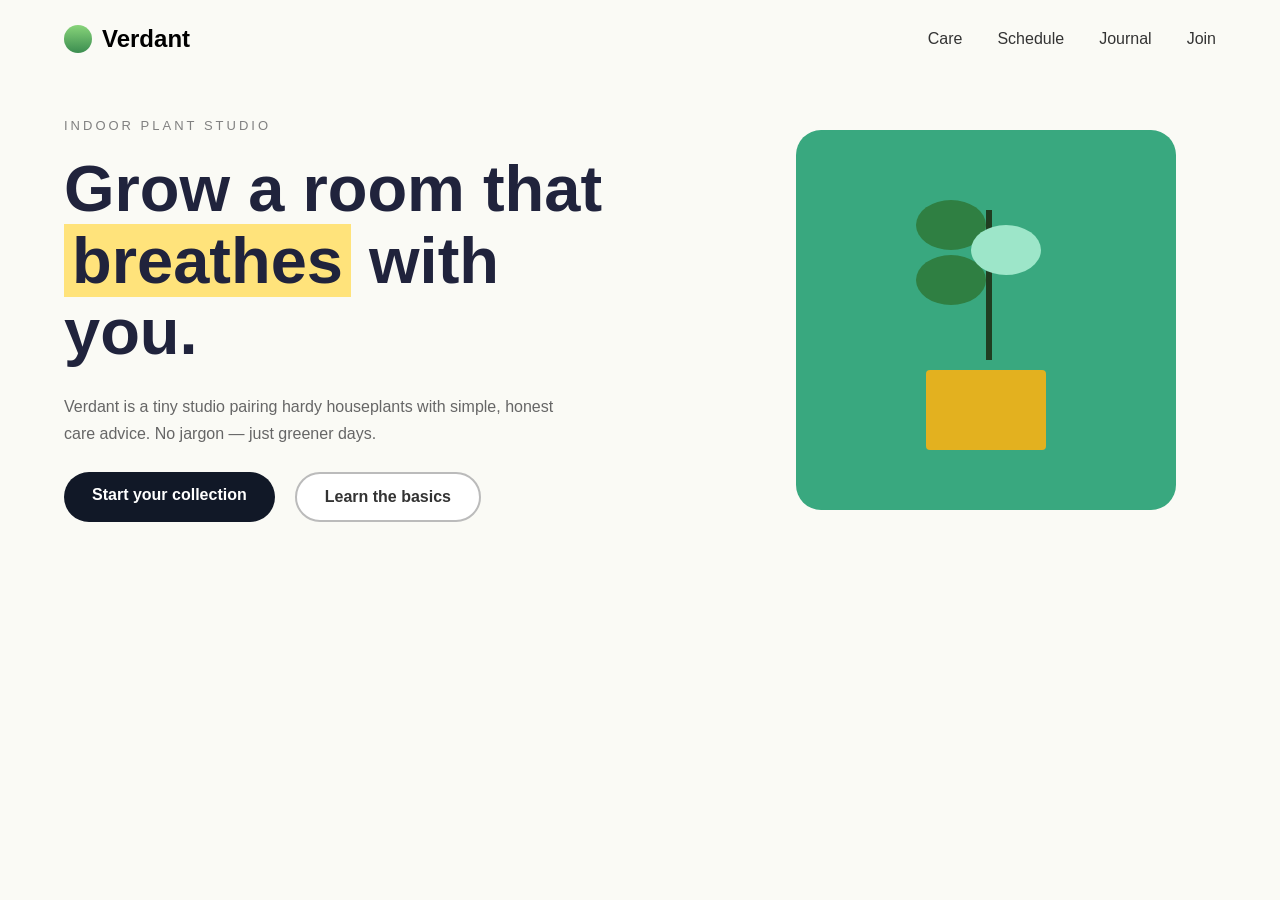
<file: index.html>
<!DOCTYPE html>
<html lang="en">
<head>
    <meta charset="UTF-8">
    <meta name="viewport" content="width=device-width, initial-scale=1.0">
    <title>Verdant</title>
    <link rel="stylesheet" href="style.css">
</head>
<body>

    <!-- Navbar -->
    <nav>
        <div class="logo">
            <div class="circle"></div>
            <h2>Verdant</h2>
        </div>

        <ul>
            <li><a href="#">Care</a></li>
            <li><a href="#">Schedule</a></li>
            <li><a href="#">Journal</a></li>
            <li><a href="#">Join</a></li>
        </ul>
    </nav>

    <!-- Hero Section -->
    <section class="hero">

        <div class="left">

            <p class="small">INDOOR PLANT STUDIO</p>

            <h1>
                Grow a room that
                <span>breathes</span>
                with you.
            </h1>

            <p class="desc">
                Verdant is a tiny studio pairing hardy houseplants with
                simple, honest care advice. No jargon — just greener days.
            </p>

            <div class="buttons">
                <a href="#" class="btn dark">Start your collection</a>
                <a href="#" class="btn light">Learn the basics</a>
            </div>

        </div>

        <div class="right">

            <div class="card">

                <div class="stem"></div>

                <div class="leaf leaf1"></div>
                <div class="leaf leaf2"></div>
                <div class="leaf leaf3"></div>

                <div class="pot"></div>

            </div>

        </div>

    </section>

</body>
</html>
</file>
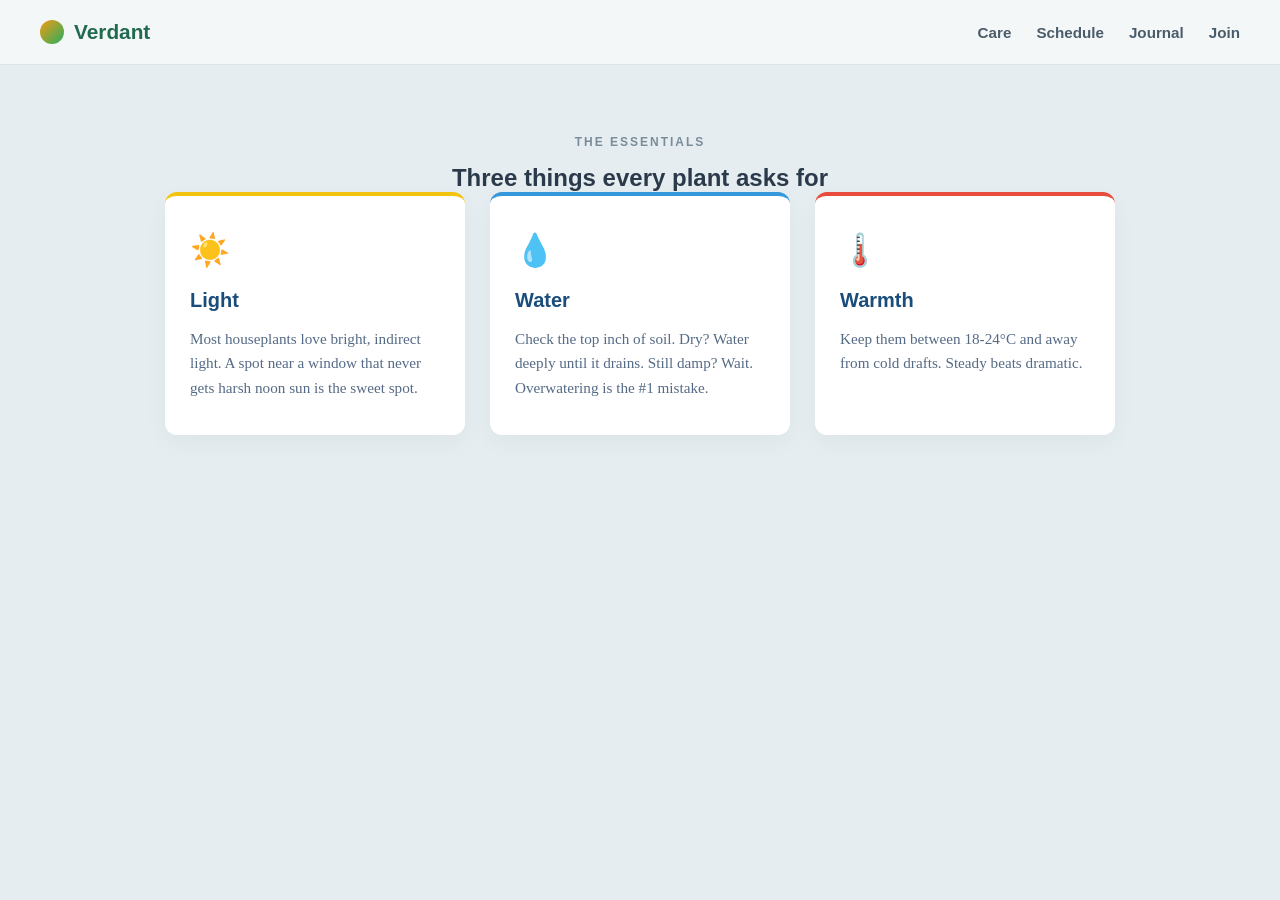
<file: new.html>
<!DOCTYPE html>
<html lang="en">
<head>
    <meta charset="UTF-8">
    <meta name="viewport" content="width=device-width, initial-scale=1.0">
    <title>Verdant - The Essentials</title>
    <style>
        /* --- Base & Reset --- */
        * {
            box-sizing: border-box;
            margin: 0;
            padding: 0;
        }

        body {
            /* Clean sans-serif for the overall UI */
            font-family: 'Segoe UI', Tahoma, Geneva, Verdana, sans-serif;
            background-color: #e5edf1; /* Light grayish-blue matching the image */
            color: #2b3a4a;
        }

        /* --- Navigation Header --- */
        header {
            display: flex;
            justify-content: space-between;
            align-items: center;
            padding: 20px 40px;
            background-color: #f4f7f8; /* Slightly lighter top bar */
            border-bottom: 1px solid #dce5e9;
        }

        .brand {
            display: flex;
            align-items: center;
            gap: 10px;
            font-weight: 700;
            font-size: 1.3rem;
            color: #216a4f; /* Dark green text */
        }

        /* Recreating the gradient circle logo */
        .brand-icon {
            width: 24px;
            height: 24px;
            background: linear-gradient(135deg, #f39c12 0%, #27ae60 100%);
            border-radius: 50%;
        }

        nav {
            display: flex;
            gap: 25px;
        }

        nav a {
            text-decoration: none;
            color: #4a5c6a;
            font-weight: 600;
            font-size: 0.95rem;
            transition: color 0.2s;
        }

        nav a:hover {
            color: #216a4f;
        }

        /* --- Main Hero Section --- */
        .hero {
            text-align: center;
            padding: 70px 20px;
        }

        .eyebrow {
            font-size: 0.75rem;
            text-transform: uppercase;
            letter-spacing: 2px;
            color: #7a8c99;
            margin-bottom: 15px;
            font-weight: 600;
        }

        .hero h1 {
            font-size: 2.8rem;
            color: #2b3a4a;
            margin-bottom: 60px;
            font-weight: 500;
            max-width: 600px;
            margin-left: auto;
            margin-right: auto;
            line-height: 1.3;
        }

        /* --- Cards Grid --- */
        .card-grid {
            display: flex;
            justify-content: center;
            gap: 25px;
            flex-wrap: wrap;
            max-width: 1000px;
            margin: 0 auto;
        }

        /* Individual Card Styling */
        .card {
            background-color: #ffffff;
            border-radius: 12px;
            padding: 35px 25px;
            width: 300px;
            text-align: left;
            box-shadow: 0 8px 24px rgba(0, 0, 0, 0.04);
            border-top: 4px solid transparent; /* Placeholder for top colored accent */
            transition: transform 0.2s ease, box-shadow 0.2s ease;
        }

        .card:hover {
            transform: translateY(-5px);
            box-shadow: 0 12px 30px rgba(0, 0, 0, 0.08);
        }

        /* Simulating the subtle colored top accents from the image */
        .card:nth-child(1) { border-top-color: #f1c40f; } /* Yellow/Orange */
        .card:nth-child(2) { border-top-color: #3498db; } /* Blue */
        .card:nth-child(3) { border-top-color: #e74c3c; } /* Red/Pink */

        .card-icon {
            font-size: 2rem;
            margin-bottom: 20px;
        }

        .card h3 {
            font-size: 1.25rem;
            color: #1a4d7c; /* Deep blue heading */
            margin-bottom: 15px;
            font-weight: 600;
        }

        .card p {
            font-size: 0.95rem;
            line-height: 1.6;
            color: #556a85; /* Gray-blue text */
            /* Using a serif font for the body text to match the image's style */
            font-family: Georgia, 'Times New Roman', Times, serif; 
        }

        /* --- Responsive Adjustments --- */
        @media (max-width: 800px) {
            .card-grid {
                flex-direction: column;
                align-items: center;
            }
            
            header {
                flex-direction: column;
                gap: 15px;
            }
            
            .hero h1 {
                font-size: 2.2rem;
            }
        }
    </style>
</head>
<body>

    <!-- Top Navigation -->
    <header>
        <div class="brand">
            <div class="brand-icon"></div>
            Verdant
        </div>
        <nav>
            <a href="#">Care</a>
            <a href="#">Schedule</a>
            <a href="#">Journal</a>
            <a href="#">Join</a>
        </nav>
    </header>

    <!-- Main Content -->
    <section class="hero">
        <div class="eyebrow">The Essentials</div>
        <h2>Three things every plant asks for</h2>

        <div class="card-grid">
            
            <!-- Card 1: Light -->
            <div class="card">
                <div class="card-icon">☀️</div>
                <h3>Light</h3>
                <p>Most houseplants love bright, indirect light. A spot near a window that never gets harsh noon sun is the sweet spot.</p>
            </div>

            <!-- Card 2: Water -->
            <div class="card">
                <div class="card-icon">💧</div>
                <h3>Water</h3>
                <p>Check the top inch of soil. Dry? Water deeply until it drains. Still damp? Wait. Overwatering is the #1 mistake.</p>
            </div>

            <!-- Card 3: Warmth -->
            <div class="card">
                <div class="card-icon">🌡️</div>
                <h3>Warmth</h3>
                <p>Keep them between 18-24°C and away from cold drafts. Steady beats dramatic.</p>
            </div>

        </div>
    </section>

</body>
</html>
</file>
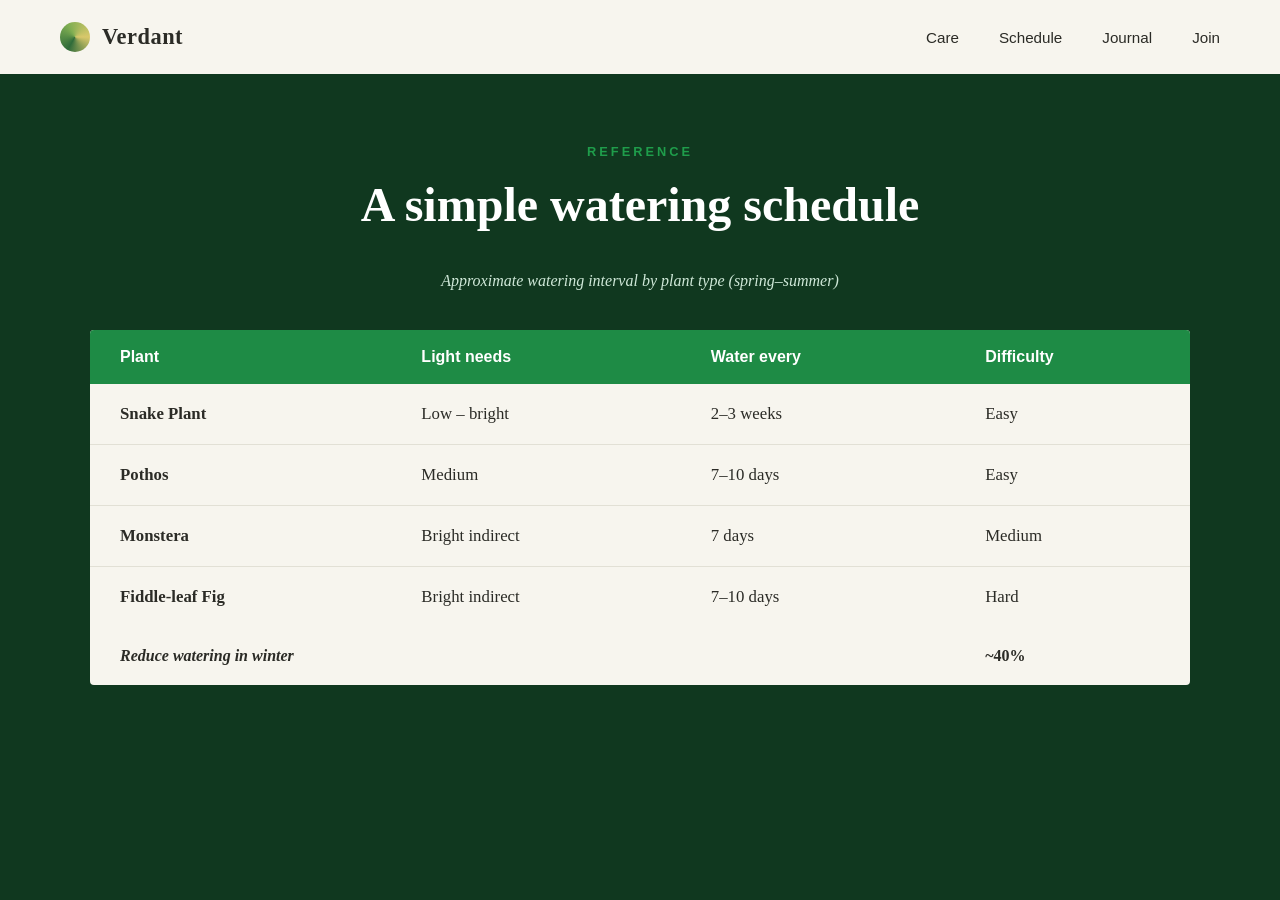
<file: next.html>
<!DOCTYPE html>
<html lang="en">
<head>
<meta charset="UTF-8">
<meta name="viewport" content="width=device-width, initial-scale=1.0">
<title>Verdant — A simple watering schedule</title>
<style>
  :root{
    --green-dark: #10381f;
    --green-mid: #1c5c33;
    --green-bright: #1f9d4b;
    --green-header-row: #1e8b45;
    --cream: #f7f5ee;
    --text-dark: #2b2b26;
    --text-muted: #6b6b60;
    --white: #ffffff;
  }

  *{ box-sizing: border-box; margin: 0; padding: 0; }

  body{
    font-family: Georgia, 'Times New Roman', serif;
    background: var(--green-dark);
    color: var(--white);
  }

  header{
    background: var(--cream);
    color: var(--text-dark);
    display: flex;
    align-items: center;
    justify-content: space-between;
    padding: 22px 60px;
  }

  .logo{
    display: flex;
    align-items: center;
    gap: 12px;
    font-size: 1.4rem;
    font-weight: 700;
    letter-spacing: 0.5px;
  }

  .logo-dot{
    width: 30px;
    height: 30px;
    border-radius: 50%;
    background: conic-gradient(from 210deg, #2f6b3a, #7fae52, #d9c86b, #2f6b3a);
    display: inline-block;
  }

  nav{
    display: flex;
    gap: 40px;
    font-family: Arial, Helvetica, sans-serif;
    font-size: 0.95rem;
  }

  nav a{
    color: var(--text-dark);
    text-decoration: none;
  }

  nav a:hover{
    text-decoration: underline;
  }

  main{
    padding: 70px 60px 100px;
    text-align: center;
  }

  .eyebrow{
    font-family: Arial, Helvetica, sans-serif;
    letter-spacing: 3px;
    font-size: 0.8rem;
    font-weight: 700;
    color: var(--green-bright);
    text-transform: uppercase;
    margin-bottom: 18px;
  }

  h1{
    font-size: 3rem;
    font-weight: 700;
    margin-bottom: 40px;
  }

  .subtitle{
    font-style: italic;
    color: #cfe8d8;
    margin-bottom: 40px;
    font-size: 1rem;
  }

  table{
    width: 100%;
    max-width: 1100px;
    margin: 0 auto;
    border-collapse: collapse;
    background: var(--cream);
    color: var(--text-dark);
    text-align: left;
    overflow: hidden;
    border-radius: 4px;
  }

  thead tr{
    background: var(--green-header-row);
  }

  thead th{
    font-family: Arial, Helvetica, sans-serif;
    color: var(--white);
    font-weight: 700;
    padding: 18px 30px;
    font-size: 1rem;
  }

  tbody td{
    padding: 20px 30px;
    border-bottom: 1px solid #e2e0d5;
    font-size: 1.05rem;
  }

  tbody tr:last-child td{
    border-bottom: none;
  }

  .plant-name{
    font-weight: 700;
  }

  tfoot td{
    padding: 20px 30px;
    font-weight: 700;
  }

  tfoot .note{
    font-style: italic;
    font-weight: 700;
  }

  @media (max-width: 700px){
    header{ flex-direction: column; gap: 16px; padding: 20px; }
    nav{ gap: 20px; flex-wrap: wrap; justify-content: center; }
    main{ padding: 40px 16px 60px; }
    h1{ font-size: 2rem; }
    table, thead, tbody, tfoot, th, td, tr{ display: block; }
    thead{ display: none; }
    tbody td, tfoot td{
      border: none;
      border-bottom: 1px solid #e2e0d5;
      padding: 10px 20px;
    }
    tbody tr{ padding: 10px 0; border-bottom: 2px solid var(--green-mid); }
  }
</style>
</head>
<body>

<header>
  <div class="logo">
    <span class="logo-dot"></span>
    <span>Verdant</span>
  </div>
  <nav>
    <a href="#care">Care</a>
    <a href="#schedule">Schedule</a>
    <a href="#journal">Journal</a>
    <a href="#join">Join</a>
  </nav>
</header>

<main>
  <p class="eyebrow">Reference</p>
  <h1>A simple watering schedule</h1>
  <p class="subtitle">Approximate watering interval by plant type (spring–summer)</p>

  <table>
    <thead>
      <tr>
        <th>Plant</th>
        <th>Light needs</th>
        <th>Water every</th>
        <th>Difficulty</th>
      </tr>
    </thead>
    <tbody>
      <tr>
        <td class="plant-name">Snake Plant</td>
        <td>Low – bright</td>
        <td>2–3 weeks</td>
        <td>Easy</td>
      </tr>
      <tr>
        <td class="plant-name">Pothos</td>
        <td>Medium</td>
        <td>7–10 days</td>
        <td>Easy</td>
      </tr>
      <tr>
        <td class="plant-name">Monstera</td>
        <td>Bright indirect</td>
        <td>7 days</td>
        <td>Medium</td>
      </tr>
      <tr>
        <td class="plant-name">Fiddle-leaf Fig</td>
        <td>Bright indirect</td>
        <td>7–10 days</td>
        <td>Hard</td>
      </tr>
    </tbody>
    <tfoot>
      <tr>
        <td class="note" colspan="3">Reduce watering in winter</td>
        <td>~40%</td>
      </tr>
    </tfoot>
  </table>
</main>

</body>
</html>
</file>
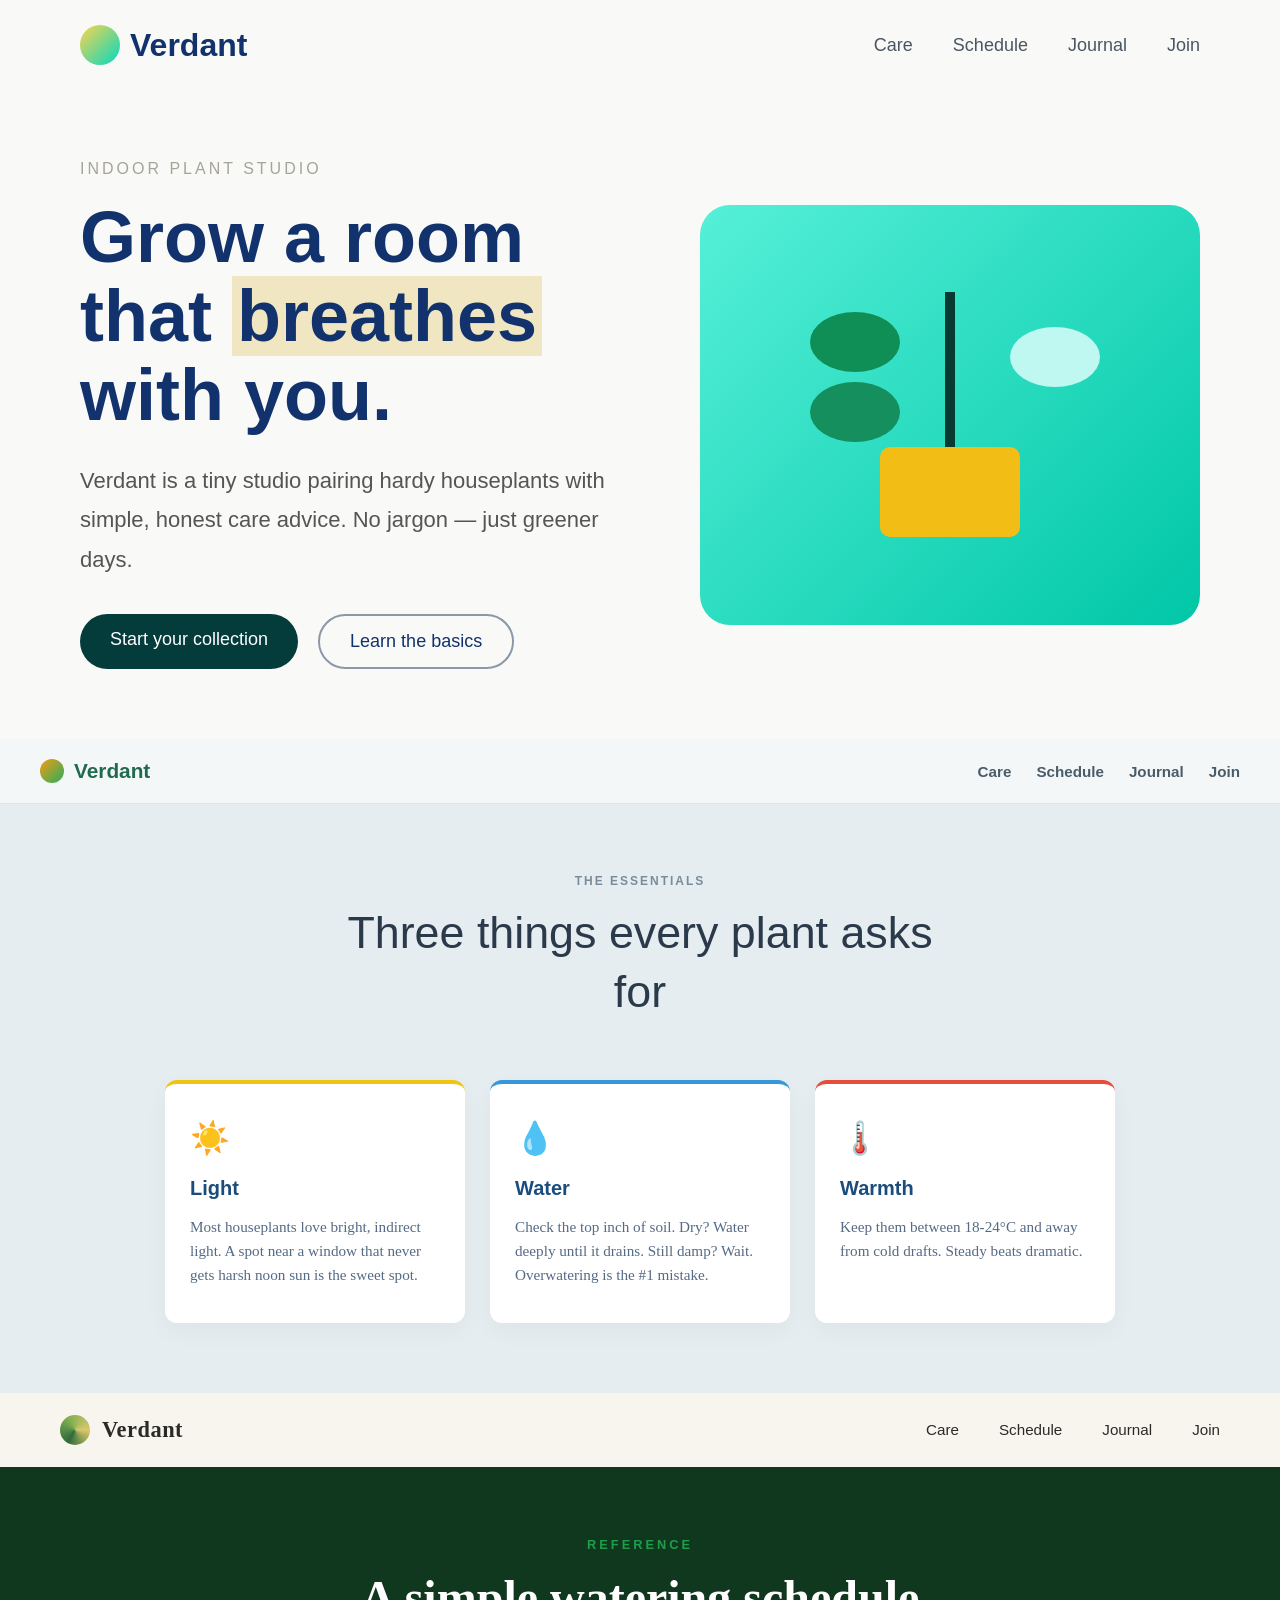
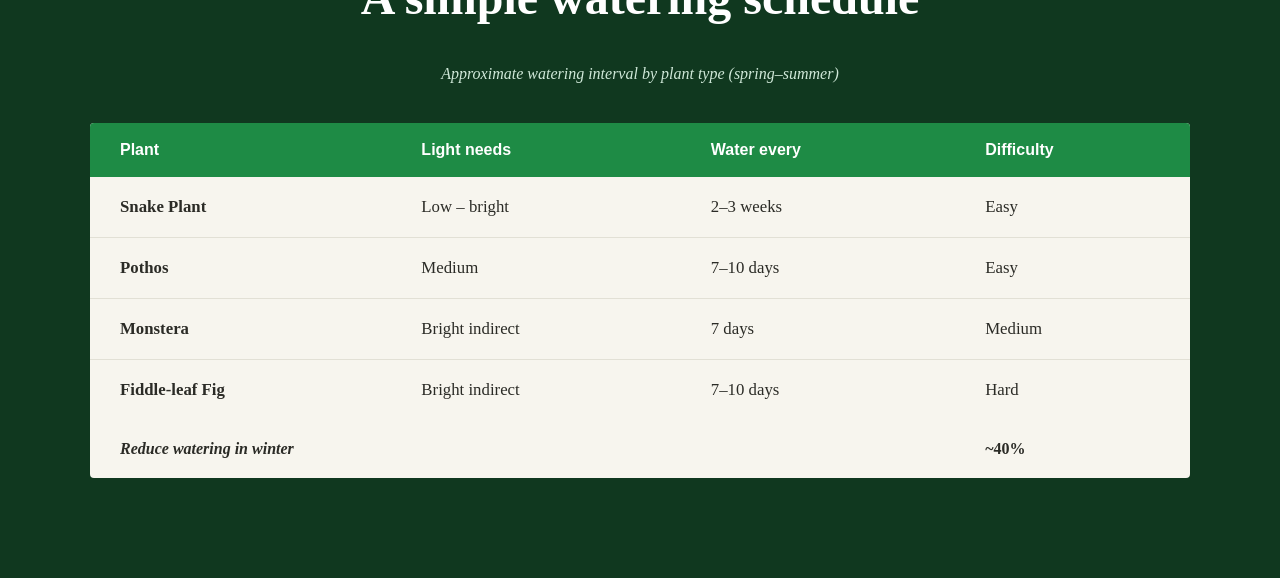
<file: single.html>
<!DOCTYPE html>
<html lang="en">
<head>
<meta charset="UTF-8">
<meta name="viewport" content="width=device-width, initial-scale=1.0">
<title>Verdant</title>
<style>
  *{ box-sizing: border-box; margin: 0; padding: 0; }
  html{ scroll-behavior: smooth; }

  /* =====================================================
     PAGE 1 — index.html (watering schedule)
     ===================================================== */
  #page1{
    --green-dark: #10381f;
    --green-mid: #1c5c33;
    --green-bright: #1f9d4b;
    --green-header-row: #1e8b45;
    --cream: #f7f5ee;
    --text-dark: #2b2b26;
    --white: #ffffff;

    font-family: Georgia, 'Times New Roman', serif;
    background: var(--green-dark);
    color: var(--white);
  }

  #page1 header{
    background: var(--cream);
    color: var(--text-dark);
    display: flex;
    align-items: center;
    justify-content: space-between;
    padding: 22px 60px;
  }

  #page1 .logo{
    display: flex;
    align-items: center;
    gap: 12px;
    font-size: 1.4rem;
    font-weight: 700;
    letter-spacing: 0.5px;
  }

  #page1 .logo-dot{
    width: 30px;
    height: 30px;
    border-radius: 50%;
    background: conic-gradient(from 210deg, #2f6b3a, #7fae52, #d9c86b, #2f6b3a);
    display: inline-block;
  }

  #page1 nav{
    display: flex;
    gap: 40px;
    font-family: Arial, Helvetica, sans-serif;
    font-size: 0.95rem;
  }

  #page1 nav a{
    color: var(--text-dark);
    text-decoration: none;
  }

  #page1 nav a:hover{
    text-decoration: underline;
  }

  #page1 main{
    padding: 70px 60px 100px;
    text-align: center;
  }

  #page1 .eyebrow{
    font-family: Arial, Helvetica, sans-serif;
    letter-spacing: 3px;
    font-size: 0.8rem;
    font-weight: 700;
    color: var(--green-bright);
    text-transform: uppercase;
    margin-bottom: 18px;
  }

  #page1 h1{
    font-size: 3rem;
    font-weight: 700;
    margin-bottom: 40px;
  }

  #page1 .subtitle{
    font-style: italic;
    color: #cfe8d8;
    margin-bottom: 40px;
    font-size: 1rem;
  }

  #page1 table{
    width: 100%;
    max-width: 1100px;
    margin: 0 auto;
    border-collapse: collapse;
    background: var(--cream);
    color: var(--text-dark);
    text-align: left;
    overflow: hidden;
    border-radius: 4px;
  }

  #page1 thead tr{ background: var(--green-header-row); }

  #page1 thead th{
    font-family: Arial, Helvetica, sans-serif;
    color: var(--white);
    font-weight: 700;
    padding: 18px 30px;
    font-size: 1rem;
  }

  #page1 tbody td{
    padding: 20px 30px;
    border-bottom: 1px solid #e2e0d5;
    font-size: 1.05rem;
  }

  #page1 tbody tr:last-child td{ border-bottom: none; }
  #page1 .plant-name{ font-weight: 700; }

  #page1 tfoot td{ padding: 20px 30px; font-weight: 700; }
  #page1 tfoot .note{ font-style: italic; font-weight: 700; }

  @media (max-width: 700px){
    #page1 header{ flex-direction: column; gap: 16px; padding: 20px; }
    #page1 nav{ gap: 20px; flex-wrap: wrap; justify-content: center; }
    #page1 main{ padding: 40px 16px 60px; }
    #page1 h1{ font-size: 2rem; }
    #page1 table, #page1 thead, #page1 tbody, #page1 tfoot, #page1 th, #page1 td, #page1 tr{ display: block; }
    #page1 thead{ display: none; }
    #page1 tbody td, #page1 tfoot td{
      border: none;
      border-bottom: 1px solid #e2e0d5;
      padding: 10px 20px;
    }
    #page1 tbody tr{ padding: 10px 0; border-bottom: 2px solid var(--green-mid); }
  }

  /* =====================================================
     PAGE 2 — new.html (hero / plant illustration)
     ===================================================== */
  #page2{
    font-family: "Segoe UI", sans-serif;
    background: #f9faf7;
    color: #12326d;
  }

  #page2 header{
    display: flex;
    justify-content: space-between;
    align-items: center;
    padding: 25px 80px;
  }

  #page2 .logo{
    display: flex;
    align-items: center;
    gap: 10px;
    font-size: 32px;
    font-weight: bold;
  }

  #page2 .logo-circle{
    width: 40px;
    height: 40px;
    border-radius: 50%;
    background: linear-gradient(135deg, #ffd34d, #00d9c0);
  }

  #page2 nav ul{
    display: flex;
    list-style: none;
    gap: 40px;
  }

  #page2 nav a{
    text-decoration: none;
    color: #4b5563;
    font-size: 18px;
  }

  #page2 .hero{
    display: flex;
    justify-content: space-between;
    align-items: center;
    padding: 70px 80px;
  }

  #page2 .left{ width: 50%; }

  #page2 .small-text{
    color: #a6a39a;
    letter-spacing: 3px;
    margin-bottom: 20px;
  }

  #page2 h1{
    font-size: 72px;
    line-height: 1.1;
    margin-bottom: 25px;
  }

  #page2 .highlight{
    background: #f0e7c2;
    padding: 0 5px;
  }

  #page2 .description{
    font-size: 22px;
    color: #555;
    line-height: 1.8;
    margin-bottom: 35px;
  }

  #page2 .buttons{ display: flex; gap: 20px; }

  #page2 .btn{
    padding: 15px 30px;
    border-radius: 40px;
    text-decoration: none;
    font-size: 18px;
  }

  #page2 .primary{ background: #043b3b; color: white; }
  #page2 .secondary{ border: 2px solid #8b98a8; color: #12326d; }

  #page2 .right{
    width: 500px;
    height: 420px;
    background: linear-gradient(135deg, #55f0d8, #00c7a7);
    border-radius: 30px;
    display: flex;
    justify-content: center;
    align-items: center;
  }

  #page2 .plant{ position: relative; }

  #page2 .stem{
    width: 10px;
    height: 160px;
    background: #073b32;
    margin: auto;
  }

  #page2 .leaf{
    position: absolute;
    width: 90px;
    height: 60px;
    border-radius: 50%;
  }

  #page2 .leaf1{ background: #0f8f55; top: 20px; left: -70px; }
  #page2 .leaf2{ background: #bff8f1; top: 35px; right: -80px; }
  #page2 .leaf3{ background: #148f5d; top: 90px; left: -70px; }

  #page2 .pot{
    width: 140px;
    height: 90px;
    background: #f2be16;
    border-radius: 10px;
    margin-top: -5px;
  }

  @media (max-width: 900px){
    #page2 .hero{ flex-direction: column; gap: 50px; }
    #page2 .left{ width: 100%; }
    #page2 h1{ font-size: 48px; }
    #page2 .right{ width: 100%; }
  }

  /* =====================================================
     PAGE 3 — hd.html (The Essentials cards)
     ===================================================== */
  #page3{
    font-family: 'Segoe UI', Tahoma, Geneva, Verdana, sans-serif;
    background-color: #e5edf1;
    color: #2b3a4a;
  }

  #page3 header{
    display: flex;
    justify-content: space-between;
    align-items: center;
    padding: 20px 40px;
    background-color: #f4f7f8;
    border-bottom: 1px solid #dce5e9;
  }

  #page3 .brand{
    display: flex;
    align-items: center;
    gap: 10px;
    font-weight: 700;
    font-size: 1.3rem;
    color: #216a4f;
  }

  #page3 .brand-icon{
    width: 24px;
    height: 24px;
    background: linear-gradient(135deg, #f39c12 0%, #27ae60 100%);
    border-radius: 50%;
  }

  #page3 nav{ display: flex; gap: 25px; }

  #page3 nav a{
    text-decoration: none;
    color: #4a5c6a;
    font-weight: 600;
    font-size: 0.95rem;
    transition: color 0.2s;
  }

  #page3 nav a:hover{ color: #216a4f; }

  #page3 .hero{ text-align: center; padding: 70px 20px; }

  #page3 .eyebrow{
    font-size: 0.75rem;
    text-transform: uppercase;
    letter-spacing: 2px;
    color: #7a8c99;
    margin-bottom: 15px;
    font-weight: 600;
  }

  #page3 .hero h1{
    font-size: 2.8rem;
    color: #2b3a4a;
    margin-bottom: 60px;
    font-weight: 500;
    max-width: 600px;
    margin-left: auto;
    margin-right: auto;
    line-height: 1.3;
  }

  #page3 .card-grid{
    display: flex;
    justify-content: center;
    gap: 25px;
    flex-wrap: wrap;
    max-width: 1000px;
    margin: 0 auto;
  }

  #page3 .card{
    background-color: #ffffff;
    border-radius: 12px;
    padding: 35px 25px;
    width: 300px;
    text-align: left;
    box-shadow: 0 8px 24px rgba(0, 0, 0, 0.04);
    border-top: 4px solid transparent;
    transition: transform 0.2s ease, box-shadow 0.2s ease;
  }

  #page3 .card:hover{
    transform: translateY(-5px);
    box-shadow: 0 12px 30px rgba(0, 0, 0, 0.08);
  }

  #page3 .card:nth-child(1){ border-top-color: #f1c40f; }
  #page3 .card:nth-child(2){ border-top-color: #3498db; }
  #page3 .card:nth-child(3){ border-top-color: #e74c3c; }

  #page3 .card-icon{ font-size: 2rem; margin-bottom: 20px; }

  #page3 .card h3{
    font-size: 1.25rem;
    color: #1a4d7c;
    margin-bottom: 15px;
    font-weight: 600;
  }

  #page3 .card p{
    font-size: 0.95rem;
    line-height: 1.6;
    color: #556a85;
    font-family: Georgia, 'Times New Roman', Times, serif;
  }

  @media (max-width: 800px){
    #page3 .card-grid{ flex-direction: column; align-items: center; }
    #page3 header{ flex-direction: column; gap: 15px; }
    #page3 .hero h1{ font-size: 2.2rem; }
  }
</style>
</head>
<body>

<!-- ================= 1st: hero / plant illustration ================= -->
<section id="page2">
  <header>
    <div class="logo">
      <div class="logo-circle"></div>
      Verdant
    </div>
    <nav>
      <ul>
        <li><a href="#page1">Care</a></li>
        <li><a href="#page1">Schedule</a></li>
        <li><a href="#page2">Journal</a></li>
        <li><a href="#page3">Join</a></li>
      </ul>
    </nav>
  </header>

  <div class="hero">
    <div class="left">
      <p class="small-text">INDOOR PLANT STUDIO</p>

      <h1>
        Grow a room that
        <span class="highlight">breathes</span>
        with you.
      </h1>

      <p class="description">
        Verdant is a tiny studio pairing hardy houseplants with simple,
        honest care advice. No jargon — just greener days.
      </p>

      <div class="buttons">
        <a href="#page3" class="btn primary">Start your collection</a>
        <a href="#page3" class="btn secondary">Learn the basics</a>
      </div>
    </div>

    <div class="right">
      <div class="plant">
        <div class="stem"></div>
        <div class="leaf leaf1"></div>
        <div class="leaf leaf2"></div>
        <div class="leaf leaf3"></div>
        <div class="pot"></div>
      </div>
    </div>
  </div>
</section>

<!-- ================= 2nd: the essentials cards ================= -->
<section id="page3">
  <header>
    <div class="brand">
      <div class="brand-icon"></div>
      Verdant
    </div>
    <nav>
      <a href="#page1">Care</a>
      <a href="#page1">Schedule</a>
      <a href="#page2">Journal</a>
      <a href="#page3">Join</a>
    </nav>
  </header>

  <section class="hero">
    <div class="eyebrow">The Essentials</div>
    <h1>Three things every plant asks for</h1>

    <div class="card-grid">
      <div class="card">
        <div class="card-icon">☀️</div>
        <h3>Light</h3>
        <p>Most houseplants love bright, indirect light. A spot near a window that never gets harsh noon sun is the sweet spot.</p>
      </div>

      <div class="card">
        <div class="card-icon">💧</div>
        <h3>Water</h3>
        <p>Check the top inch of soil. Dry? Water deeply until it drains. Still damp? Wait. Overwatering is the #1 mistake.</p>
      </div>

      <div class="card">
        <div class="card-icon">🌡️</div>
        <h3>Warmth</h3>
        <p>Keep them between 18-24°C and away from cold drafts. Steady beats dramatic.</p>
      </div>
    </div>
  </section>
</section>

<!-- ================= 3rd: watering schedule ================= -->
<section id="page1">
  <header>
    <div class="logo">
      <span class="logo-dot"></span>
      <span>Verdant</span>
    </div>
    <nav>
      <a href="#page1">Care</a>
      <a href="#page1">Schedule</a>
      <a href="#page2">Journal</a>
      <a href="#page3">Join</a>
    </nav>
  </header>

  <main>
    <p class="eyebrow">Reference</p>
    <h1>A simple watering schedule</h1>
    <p class="subtitle">Approximate watering interval by plant type (spring–summer)</p>

    <table>
      <thead>
        <tr>
          <th>Plant</th>
          <th>Light needs</th>
          <th>Water every</th>
          <th>Difficulty</th>
        </tr>
      </thead>
      <tbody>
        <tr>
          <td class="plant-name">Snake Plant</td>
          <td>Low – bright</td>
          <td>2–3 weeks</td>
          <td>Easy</td>
        </tr>
        <tr>
          <td class="plant-name">Pothos</td>
          <td>Medium</td>
          <td>7–10 days</td>
          <td>Easy</td>
        </tr>
        <tr>
          <td class="plant-name">Monstera</td>
          <td>Bright indirect</td>
          <td>7 days</td>
          <td>Medium</td>
        </tr>
        <tr>
          <td class="plant-name">Fiddle-leaf Fig</td>
          <td>Bright indirect</td>
          <td>7–10 days</td>
          <td>Hard</td>
        </tr>
      </tbody>
      <tfoot>
        <tr>
          <td class="note" colspan="3">Reduce watering in winter</td>
          <td>~40%</td>
        </tr>
      </tfoot>
    </table>
  </main>
</section>

</body>
</html>
</file>
<file: style.css>
*{
    margin:0;
    padding:0;
    box-sizing:border-box;
    font-family:Arial, Helvetica, sans-serif;
}

body{
    background:#fafaf5;
}

/* Navbar */

nav{
    width:90%;
    margin:auto;
    padding:25px 0;
    display:flex;
    justify-content:space-between;
    align-items:center;
}

.logo{
    display:flex;
    align-items:center;
    gap:10px;
}

.circle{
    width:28px;
    height:28px;
    border-radius:50%;
    background:linear-gradient(#88d47a,#3b8d50);
}

nav ul{
    display:flex;
    list-style:none;
    gap:35px;
}

nav a{
    text-decoration:none;
    color:#333;
    font-size:16px;
}

/* Hero */

.hero{
    width:90%;
    margin:40px auto;
    display:flex;
    justify-content:space-between;
    align-items:center;
}

.left{
    width:50%;
}

.small{
    color:gray;
    letter-spacing:3px;
    font-size:13px;
    margin-bottom:20px;
}

.left h1{
    font-size:65px;
    line-height:1.1;
    color:#20233c;
}

.left h1 span{
    background:#ffe37b;
    padding:0 8px;
}

.desc{
    margin:25px 0;
    color:#666;
    width:85%;
    line-height:1.7;
}

.buttons{
    display:flex;
    gap:20px;
}

.btn{
    padding:14px 28px;
    border-radius:30px;
    text-decoration:none;
    font-weight:bold;
}

.dark{
    background:#111827;
    color:white;
}

.light{
    border:2px solid #bbb;
    color:#333;
    background:white;
}

/* Right Card */

.right{
    width:40%;
    display:flex;
    justify-content:center;
}

.card{
    width:380px;
    height:380px;
    background:#39a87f;
    border-radius:25px;
    position:relative;
}

/* Stem */

.stem{
    position:absolute;
    width:6px;
    height:150px;
    background:#203d21;
    left:50%;
    top:80px;
}

/* Leaves */

.leaf{
    position:absolute;
    width:70px;
    height:50px;
    background:#2f7f42;
    border-radius:50%;
}

.leaf1{
    left:120px;
    top:70px;
}

.leaf2{
    left:120px;
    top:125px;
}

.leaf3{
    left:175px;
    top:95px;
    background:#9de6c9;
}

/* Pot */

.pot{
    position:absolute;
    width:120px;
    height:80px;
    background:#e3b11f;
    left:130px;
    bottom:60px;
    border-radius:4px;
}

/* Responsive */

@media(max-width:900px){

.hero{
    flex-direction:column;
    text-align:center;
}

.left,.right{
    width:100%;
}

.left h1{
    font-size:45px;
}

.desc{
    width:100%;
}

.buttons{
    justify-content:center;
}

.right{
    margin-top:40px;
}

.card{
    width:300px;
    height:300px;
}
}
</file>
